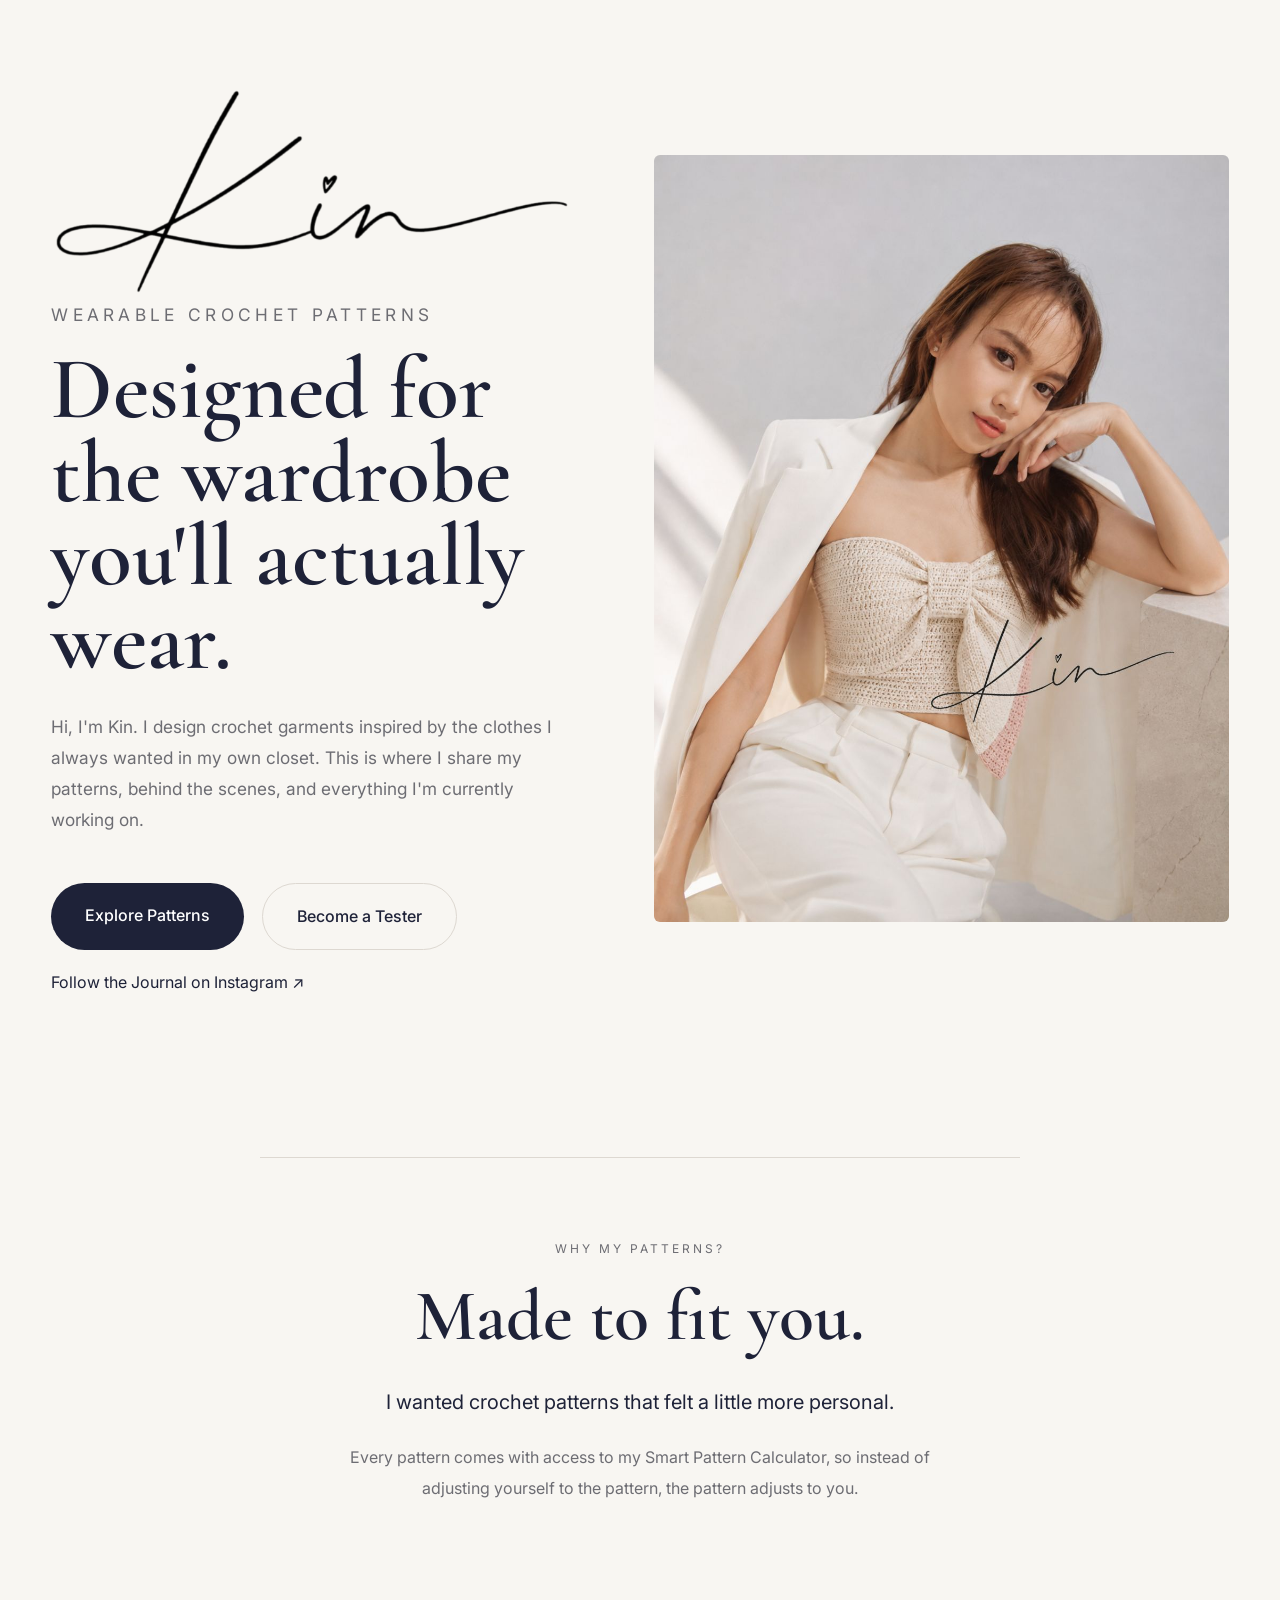
<file: index.html>
<!DOCTYPE html>
<html lang="en">

<head>

    <meta charset="UTF-8">

    <meta name="viewport" content="width=device-width, initial-scale=1.0">

    <title>Kin's Smart Pattern</title>

    <!-- Google Fonts -->
    <link rel="preconnect" href="https://fonts.googleapis.com">

    <link rel="preconnect" href="https://fonts.gstatic.com" crossorigin>

    <link href="https://fonts.googleapis.com/css2?family=Cormorant+Garamond:wght@400;500;600;700&family=Inter:wght@300;400;500;600&display=swap" rel="stylesheet">

    <!-- CSS -->
    <link rel="stylesheet" href="landing.css">

</head>

<body>

<section class="hero">

    <div class="hero-text">

        <img
            src="assets/branding/logo.png"
            class="hero-logo"
            alt="Kin's Smart Pattern">

        <p class="eyebrow">
            WEARABLE CROCHET PATTERNS
        </p>

        <h1>
            Designed for the wardrobe
            you'll actually wear.
        </h1>

        <p class="intro">
            Hi, I'm Kin.

            I design crochet garments inspired by the clothes I always wanted in my own closet.

            This is where I share my patterns, behind the scenes, and everything I'm currently working on.
        </p>

      <div class="hero-buttons">

    <a href="patterns.html" class="button primary">
        Explore Patterns
    </a>

    <a href="https://forms.gle/bxfouJAornVrJ94x5"
   class="button secondary"
   target="_blank"
   rel="noopener noreferrer">
    Become a Tester
</a>

    <div class="hero-social">

    <span>Follow the Journal on</span>

    <a href="https://instagram.com/kingkinfortuna" target="_blank">
        Instagram ↗
    </a>

</div>

        </div>

    </div>

    <div class="hero-image">

        <img
            src="assets/branding/kin.jpg"
            alt="Kin"
            class="hero-photo">

    </div>

</section>

<!-- ==========================================
     WHY MY PATTERNS
========================================== -->

<section class="why">

    <div class="container why-content">

        <p class="eyebrow">

            WHY MY PATTERNS?

        </p>

        <h2>

            Made to fit you.

        </h2>

        <p class="intro">

            I wanted crochet patterns that felt a little more personal.

        </p>

        <p class="description">

            Every pattern comes with access to my Smart Pattern Calculator,
            so instead of adjusting yourself to the pattern,
            the pattern adjusts to you.

        </p>

    </div>

</section>

<!-- ==========================================
     FEATURED DESIGNS
========================================== -->

<!-- nanti section Featured Designs di sini -->

</body>

</html>
</file>
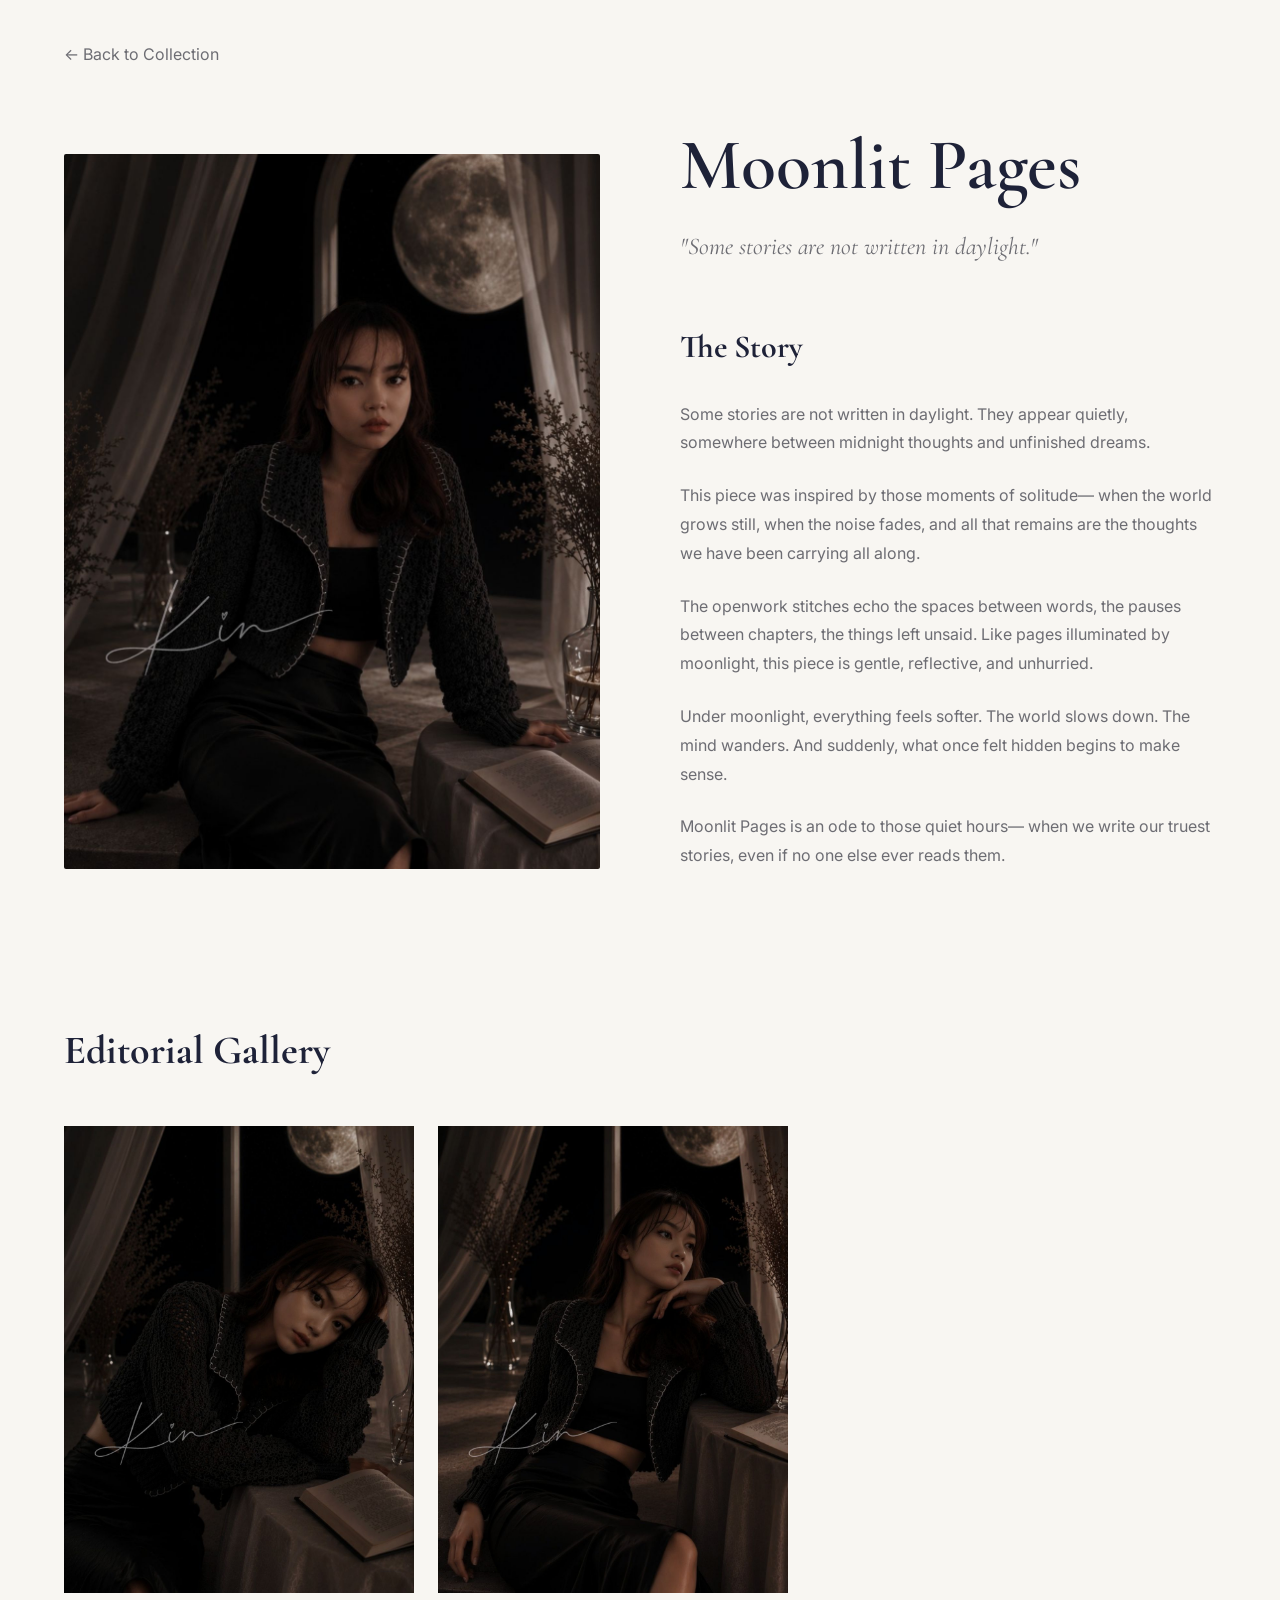
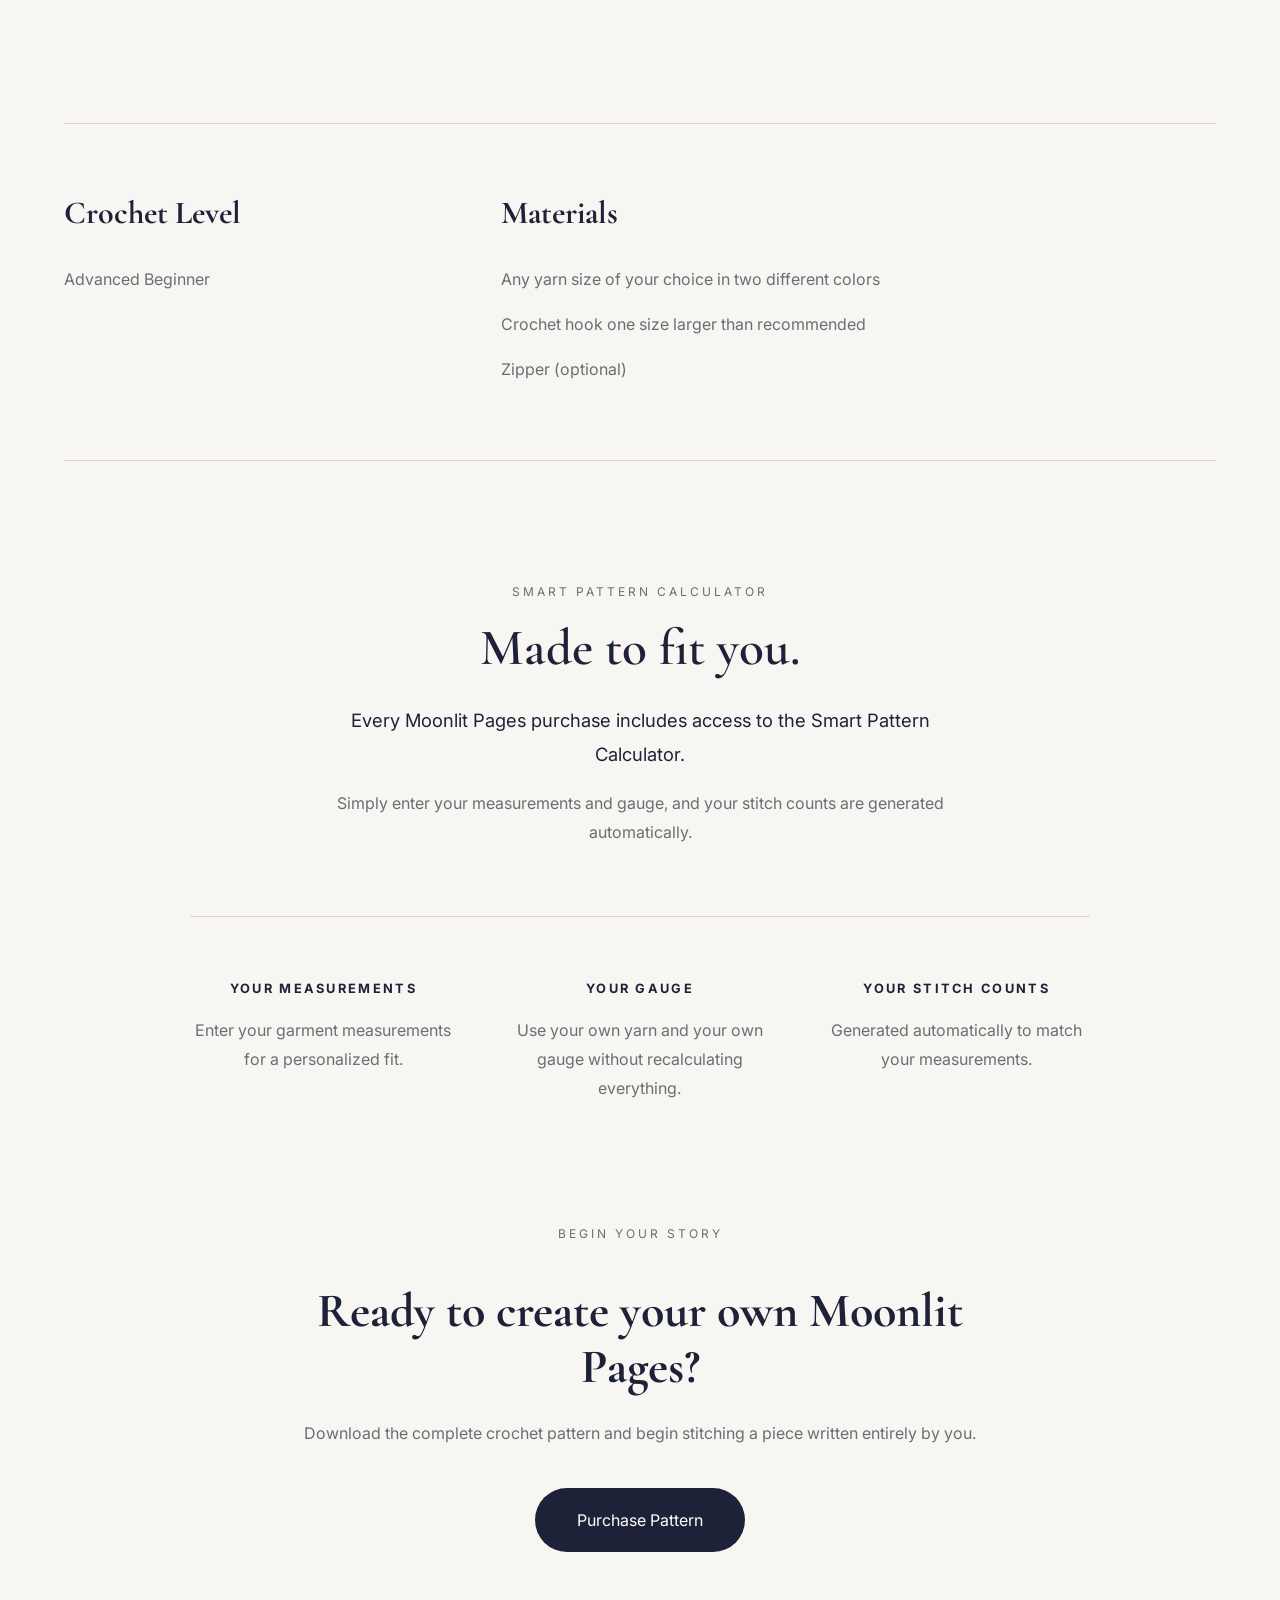
<file: moonlit-detail.html>
<!DOCTYPE html>
<html lang="en">

<head>

    <meta charset="UTF-8">

    <meta name="viewport" content="width=device-width, initial-scale=1.0">

    <title>Moonlit Pages | Kin's Smart Pattern</title>

    <link rel="preconnect" href="https://fonts.googleapis.com">

    <link rel="preconnect" href="https://fonts.gstatic.com" crossorigin>

    <link href="https://fonts.googleapis.com/css2?family=Cormorant+Garamond:wght@400;500;600;700&family=Inter:wght@300;400;500;600&display=swap" rel="stylesheet">

    <link rel="stylesheet" href="moonlit-detail.css">

</head>

<body>

    <!-- Back -->

    <div class="back-home">

        <a href="patterns.html">
            ← Back to Collection
        </a>

    </div>

    <!-- ===========================
            HERO
    ============================ -->

    <section class="hero">

        <div class="container hero-grid">

           <div class="hero-image">

    <img
        src="assets/patterns/moonlit/hero.jpg"
        alt="Moonlit Pages">

</div>

            <div class="hero-content">

                <h1>
                    Moonlit Pages
                </h1>

                <p class="hero-quote">

                    "Some stories are not written in daylight."

                </p>

                <div class="story">

                    <h2>
                        The Story
                    </h2>

                    <p>

                        Some stories are not written in daylight.
                        They appear quietly, somewhere between midnight thoughts and unfinished dreams.

                    </p>

                    <p>

                        This piece was inspired by those moments of solitude—
                        when the world grows still,
                        when the noise fades,
                        and all that remains are the thoughts we have been carrying all along.

                    </p>

                    <p>

                        The openwork stitches echo the spaces between words,
                        the pauses between chapters,
                        the things left unsaid.
                        Like pages illuminated by moonlight,
                        this piece is gentle,
                        reflective,
                        and unhurried.

                    </p>

                    <p>

                        Under moonlight,
                        everything feels softer.
                        The world slows down.
                        The mind wanders.
                        And suddenly,
                        what once felt hidden begins to make sense.

                    </p>

                    <p>

                        Moonlit Pages is an ode to those quiet hours—
                        when we write our truest stories,
                        even if no one else ever reads them.

                    </p>

                </div>

            </div>

        </div>

    </section>

    <!-- ===========================
            GALLERY
    ============================ -->

    <section class="gallery">

        <div class="container">

            <h2>

                Editorial Gallery

            </h2>

          <div class="gallery-scroll">

    <img src="assets/patterns/moonlit/gallery-01.jpg" alt="Moonlit Pages">

    <img src="assets/patterns/moonlit/gallery-02.jpg" alt="Moonlit Pages">


</div>
        </div>

    </section>

  <!-- ===========================
        DETAILS
=========================== -->

<section class="details">

    <div class="container details-grid">

        <div>

            <h2>Crochet Level</h2>

            <p>Advanced Beginner</p>

        </div>

        <div>

            <h2>Materials</h2>

            <ul>

                <li>Any yarn size of your choice in two different colors</li>

                <li>Crochet hook one size larger than recommended</li>

                <li>Zipper (optional)</li>

            </ul>

        </div>

    </div>

</section>

<!-- ===========================
        MADE TO FIT YOU
=========================== -->

<section class="fit">

    <div class="container fit-content">

        <p class="eyebrow">

            SMART PATTERN CALCULATOR

        </p>

        <h2>

            Made to fit you.

        </h2>

        <p class="intro">

            Every Moonlit Pages purchase includes access
to the Smart Pattern Calculator.
        </p>

        <p class="description">

            Simply enter your measurements and gauge,
and your stitch counts are generated automatically.

        </p>

        <div class="fit-features">

            <div class="feature">

                <h3>

                    YOUR MEASUREMENTS

                </h3>

                <p>

                    Enter your garment measurements for a personalized fit.

                </p>

            </div>

            <div class="feature">

                <h3>

                    YOUR GAUGE

                </h3>

                <p>

                    Use your own yarn and your own gauge without recalculating everything.

                </p>

            </div>

            <div class="feature">

                <h3>

                    YOUR STITCH COUNTS

                </h3>

                <p>

                    Generated automatically to match your measurements.

                </p>

            </div>

        </div>

    </div>

</section>

<!-- ===========================
        PURCHASE
=========================== -->

<section class="purchase">

    <div class="container purchase-content">

        <p class="eyebrow">

            BEGIN YOUR STORY

        </p>

        <h2>

            Ready to create your own Moonlit Pages?

        </h2>

        <p>

            Download the complete crochet pattern and begin stitching a piece written entirely by you.

        </p>

        <a href="#" class="purchase-button">

            Purchase Pattern

        </a>

    </div>

</section>

</body>

</html>
</file>
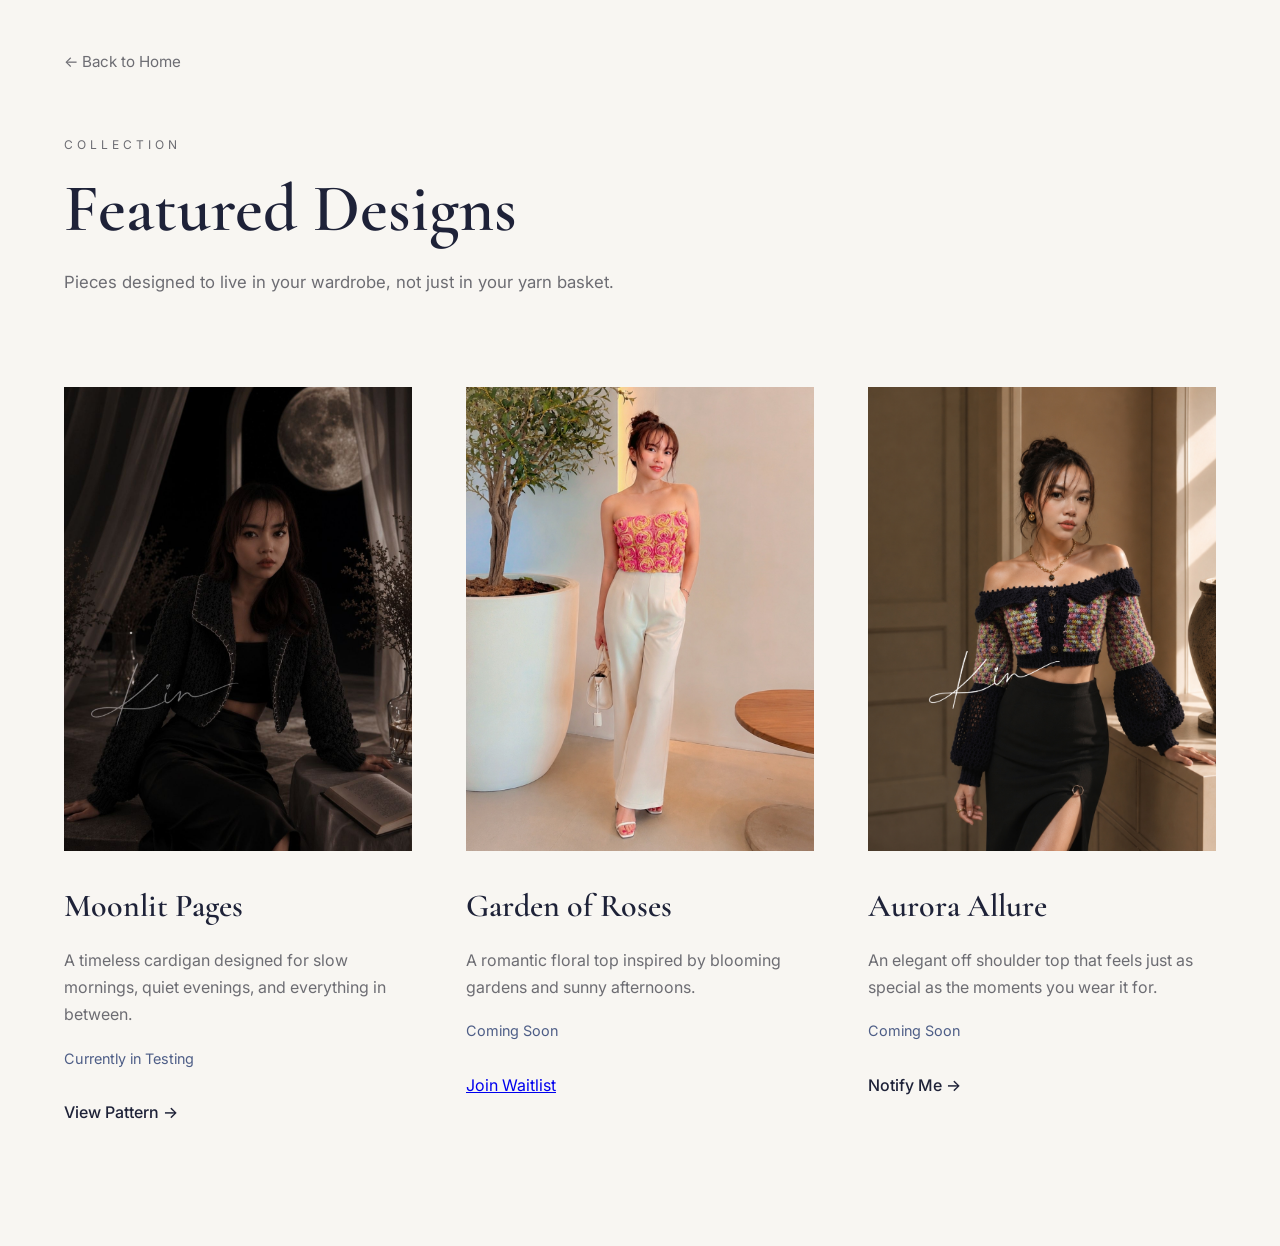
<file: patterns.html>
<!DOCTYPE html>
<html lang="en">

<head>

    <meta charset="UTF-8">

    <meta name="viewport" content="width=device-width, initial-scale=1.0">

    <title>The Collection | Kin's Smart Pattern</title>

    <!-- Google Fonts -->
    <link rel="preconnect" href="https://fonts.googleapis.com">

    <link rel="preconnect" href="https://fonts.gstatic.com" crossorigin>

    <link href="https://fonts.googleapis.com/css2?family=Cormorant+Garamond:wght@400;500;600;700&family=Inter:wght@300;400;500;600&display=swap" rel="stylesheet">

    <!-- CSS -->
    <link rel="stylesheet" href="patterns.css">

</head>

<body>

    <div class="back-home">
        <a href="index.html">← Back to Home</a>
    </div>
    <section class="patterns">

        <div class="container">

            <p class="eyebrow">
                COLLECTION
            </p>

            <h1>
                Featured Designs
            </h1>

            <p class="section-intro">
                Pieces designed to live in your wardrobe, not just in your yarn basket.
            </p>

            <div class="pattern-grid">

                <!-- Moonlit -->

                <article class="pattern-card">

                    <img
                        src="assets/patterns/moonlit.jpg"
                        alt="Moonlit Pages">

                    <h2>
                        Moonlit Pages
                    </h2>

                    <p class="description">
                        A timeless cardigan designed for slow mornings, quiet evenings, and everything in between.
                    </p>

                    <p class="availability">
                        Currently in Testing
                    </p>

                    <a href="moonlit-detail.html" class="pattern-link">
                        View Pattern →
                    </a>

                </article>

                <!-- Garden -->

                <article class="pattern-card">

                    <img
                        src="assets/patterns/garden.jpg"
                        alt="Garden of Roses">

                    <h2>
                        Garden of Roses
                    </h2>

                    <p class="description">
                        A romantic floral top inspired by blooming gardens and sunny afternoons.
                    </p>

                    <p class="availability">
                        Coming Soon
                    </p>

<a href="https://forms.gle/bxfouJAornVrJ94x5"
   class="button"
   target="_blank"
   rel="noopener noreferrer">
    Join Waitlist
</a>
                    </a>

                </article>

                <!-- Aurora -->

                <article class="pattern-card">

                    <img
                        src="assets/patterns/aurora.jpg"
                        alt="Aurora Allure">

                    <h2>
                        Aurora Allure
                    </h2>

                    <p class="description">
                       An elegant off shoulder top that feels just as special as the moments you wear it for.
                    </p>

                    <p class="availability">
                        Coming Soon
                    </p>

                    <a href="#" class="pattern-link">
                        Notify Me →
                    </a>

                </article>

            </div>

        </div>

    </section>

</body>

</html>
</file>
<file: landing.css>
/* ===========================
   RESET
=========================== */

*{
    margin:0;
    padding:0;
    box-sizing:border-box;
}

/* ===========================
   COLORS
=========================== */

:root{

    --paper:#F8F6F2;

    --ink:#1E2238;

    --muted:#6D6D73;

    --line:#DDD8D1;

    --accent:#4E5E87;

}

/* ===========================
   BASE
=========================== */

html{

    scroll-behavior:smooth;

}

body{

    font-family:"Inter",sans-serif;

    background:var(--paper);

    color:var(--ink);

    line-height:1.8;

}

img{

    display:block;

    width:100%;

}

a{

    text-decoration:none;

    color:inherit;

}

/* ===========================
   HERO
=========================== */

.hero{

    width:min(1400px,92%);

    margin:auto;

    min-height:100vh;

    display:grid;

    grid-template-columns:1fr 1.1fr;

    align-items:center;

    gap:80px;

    padding:80px 0;

}

/* ===========================
   LEFT
=========================== */

.hero-logo{

   .hero-logo{

    width:280px;

    max-width:100%;

    margin-bottom:56px;

    display:block;

}

}

.eyebrow{

    font-size:.8rem;

    text-transform:uppercase;

    letter-spacing:4px;

    color:var(--accent);

    margin-bottom:18px;

}

.hero h1{

    font-family:"Cormorant Garamond",serif;

    font-size:5.5rem;

    font-weight:600;

    line-height:.95;

    margin-bottom:28px;

    color:var(--ink);

}

.hero p{

    max-width:540px;

    color:var(--muted);

    font-size:1.08rem;

}

/* ===========================
   BUTTONS
=========================== */

.hero-buttons{

    display:flex;

    gap:18px;

    margin-top:48px;

    flex-wrap:wrap;

}

.button{

    padding:18px 34px;

    border-radius:999px;

    transition:.25s;

    font-weight:500;

}

.primary{

    background:var(--ink);

    color:white;

}

.primary:hover{

    background:var(--accent);

}

.secondary{

    border:1px solid var(--line);

    color:var(--ink);

}

.secondary:hover{

    background:white;

}

/* ===========================
   IMAGE
=========================== */

.hero-image{

    position:relative;

}

.hero-image img{

    border-radius:6px;

}

/* ===========================
   MOBILE
=========================== */

@media(max-width:980px){

.hero{

grid-template-columns:1fr;

padding:60px 0;

gap:50px;

}

.hero h1{

font-size:3.8rem;

}

.hero-logo{

margin:auto auto 40px;

}

.hero-text{

text-align:center;

}

.hero p{

margin:auto;

}

.hero-buttons{

justify-content:center;

}

}

/* ==========================================
   WHY MY PATTERNS
========================================== */

.why{
    padding:80px 0 120px;
}

.why-content{

    max-width:760px;
    margin:auto;
    text-align:center;
    border-top:1px solid var(--line);
    padding-top:80px;

}

.eyebrow{

    font-size:.75rem;

    letter-spacing:.25em;

    text-transform:uppercase;

    color:var(--muted);

    margin-bottom:18px;

}

.why h2{

    font-family:"Cormorant Garamond",serif;

    font-size:clamp(3rem,6vw,4.5rem);

    font-weight:600;

    line-height:1.1;

    margin-bottom:28px;

}

.why .intro{

    font-size:1.25rem;

    color:var(--ink);

    margin-bottom:22px;

}

.why .description{

    color:var(--muted);

    max-width:650px;

    margin:auto;

    line-height:1.9;

}
</file>
<file: moonlit-detail.css>
/* ==========================================
   ROOT
========================================== */

:root{

    --paper:#F8F6F2;
    --ink:#1E2238;
    --muted:#6D6D73;
    --line:#DDD8D1;
    --accent:#4E5E87;

}

/* ==========================================
   RESET
========================================== */

*{

    margin:0;
    padding:0;
    box-sizing:border-box;

}

html{

    scroll-behavior:smooth;

}

body{

    background:var(--paper);

    color:var(--ink);

    font-family:"Inter",sans-serif;

    line-height:1.8;

}

img{

    display:block;

    width:100%;

}

/* ==========================================
   CONTAINER
========================================== */

.container{

    width:min(1180px,90%);

    margin:auto;

}

/* ==========================================
   BACK BUTTON
========================================== */

.back-home{

    width:min(1180px,90%);

    margin:40px auto;

}

.back-home a{

    color:var(--muted);

    text-decoration:none;

    transition:.3s;

}

.back-home a:hover{

    color:var(--ink);

}

/* ==========================================
   HERO
========================================== */

.hero{

    padding:20px 0 120px;

}

.hero-grid{

    display:grid;

    grid-template-columns:1fr 1fr;

    gap:80px;

    align-items:center;

}

.hero-image img{

    border-radius:2px;

}

.hero-content h1{

    font-family:"Cormorant Garamond",serif;

    font-size:4.5rem;

    font-weight:600;

    line-height:1;

    margin-bottom:24px;

}

.hero-quote{

    font-family:"Cormorant Garamond",serif;

    font-size:1.5rem;

    font-style:italic;

    color:var(--muted);

    margin-bottom:50px;

}

.story h2{

    font-family:"Cormorant Garamond",serif;

    font-size:2rem;

    margin-bottom:24px;

}

.story p{

    margin-bottom:24px;

    color:var(--muted);

}

/* ==========================================
   GALLERY
========================================== */

.gallery{

    padding:0 0 120px;

}

.gallery h2{

    font-family:"Cormorant Garamond",serif;

    font-size:2.5rem;

    margin-bottom:40px;

}

.gallery-scroll{

    display:flex;

    gap:24px;

    overflow-x:auto;

    scroll-snap-type:x mandatory;

    padding-bottom:10px;

}

.gallery-scroll::-webkit-scrollbar{

    height:8px;

}

.gallery-scroll::-webkit-scrollbar-thumb{

    background:var(--line);

}

.gallery-scroll img{

    width:350px;

    flex:none;

    scroll-snap-align:start;

}

/* ==========================================
   DETAILS
========================================== */

.details{

    padding:0 0 120px;

}

.details-grid{

    display:grid;

    grid-template-columns:1fr 2fr;

    gap:80px;

    border-top:1px solid var(--line);

    border-bottom:1px solid var(--line);

    padding:60px 0;

}

.details h2{

    font-family:"Cormorant Garamond",serif;

    font-size:2rem;

    margin-bottom:24px;

}

.details p{

    color:var(--muted);

}

.details ul{

    list-style:none;

}

.details li{

    margin-bottom:16px;

    color:var(--muted);

}

/* ==========================================
   MADE TO FIT YOU
========================================== */

.fit{

    padding:0 0 120px;

}

.fit-content{

    max-width:900px;

    margin:auto;

    text-align:center;

}

.eyebrow{

    font-size:.75rem;

    letter-spacing:.25em;

    text-transform:uppercase;

    color:var(--muted);

    margin-bottom:18px;

}

.fit h2{

    font-family:"Cormorant Garamond",serif;

    font-size:3.2rem;

    font-weight:600;

    line-height:1.1;

    margin-bottom:28px;

}

.fit .intro{

    max-width:650px;

    margin:0 auto 18px;

    font-size:1.15rem;

    color:var(--ink);

}

.fit .description{

    max-width:700px;

    margin:0 auto;

    color:var(--muted);

}

.fit-features{

    display:grid;

    grid-template-columns:repeat(3,1fr);

    gap:50px;

    margin-top:70px;

    padding-top:60px;

    border-top:1px solid var(--line);

}

.feature h3{

    font-size:.8rem;

    letter-spacing:.18em;

    text-transform:uppercase;

    margin-bottom:16px;

    color:var(--ink);

}

.feature p{

    color:var(--muted);

}

/* ==========================================
   PURCHASE
========================================== */

.purchase{

    padding:0 0 150px;

}

.purchase-content{

    max-width:700px;

    text-align:center;

}

.purchase h2{

    font-family:"Cormorant Garamond",serif;

    font-size:3rem;

    line-height:1.15;

    margin-bottom:24px;

}

.purchase p{

    color:var(--muted);

    margin-bottom:40px;

}

.purchase-button{

    display:inline-block;

    padding:18px 42px;

    border-radius:999px;

    background:var(--ink);

    color:white;

    text-decoration:none;

    transition:.3s;

}

.purchase-button:hover{

    background:var(--accent);

    transform:translateY(-2px);

}

/* ==========================================
   RESPONSIVE
========================================== */

@media(max-width:900px){

    .hero-grid{

        grid-template-columns:1fr;

        gap:50px;

    }

    .hero-content h1{

        font-size:3.5rem;

    }

    .details-grid{

        grid-template-columns:1fr;

        gap:50px;

    }
    .fit-features{

    grid-template-columns:1fr;

    gap:35px;

}
    

}

@media(max-width:640px){

    .hero{

        padding:20px 0 80px;

    }

    .hero-content h1{

        font-size:3rem;

    }

    .gallery-scroll img{

        width:260px;

    }

    .purchase h2{

        font-size:2.4rem;

    }

}
</file>
<file: patterns.css>
/* =========================
   VARIABLES
========================= */

:root{

    --paper:#F8F6F2;
    --ink:#1E2238;
    --muted:#6D6D73;
    --line:#DDD8D1;
    --accent:#4E5E87;

}

/* =========================
   RESET
========================= */

*{
    margin:0;
    padding:0;
    box-sizing:border-box;
}

body{

    background:var(--paper);

    color:var(--ink);

    font-family:"Inter",sans-serif;

    line-height:1.7;

}

img{

    display:block;

    width:100%;

}

/* =========================
   CONTAINER
========================= */

.container{

    width:min(1180px,90%);
    margin:auto;

}

/* =========================
   BACK LINK
========================= */

.back-home{

    width:min(1180px,90%);
    margin:48px auto 0;

}

.back-home a{

    text-decoration:none;

    color:var(--muted);

    font-size:.95rem;

    transition:.3s;

}

.back-home a:hover{

    color:var(--ink);

}

/* =========================
   HEADER
========================= */

.patterns{

    padding:60px 0 120px;

}

.eyebrow{

    text-transform:uppercase;

    letter-spacing:4px;

    font-size:.75rem;

    color:var(--muted);

    margin-bottom:18px;

}

.patterns h1{

    font-family:"Cormorant Garamond",serif;

    font-size:4.2rem;

    font-weight:600;

    line-height:1.05;

    margin-bottom:24px;

}

.section-intro{

    max-width:620px;

    color:var(--muted);

    font-size:1.05rem;

    margin-bottom:90px;

}

/* =========================
   GRID
========================= */

.pattern-grid{

    display:grid;

    grid-template-columns:repeat(3,1fr);

    gap:54px;

}

/* =========================
   CARD
========================= */

.pattern-card{

    display:flex;

    flex-direction:column;

}

.pattern-card img{

    aspect-ratio:3/4;

    object-fit:cover;

    margin-bottom:28px;

    transition:.5s ease;

}

.pattern-card h2{

    font-family:"Cormorant Garamond",serif;

    font-size:2rem;

    font-weight:600;

    margin-bottom:14px;

}

.description{

    color:var(--muted);

    margin-bottom:18px;

}

.availability{

    font-size:.9rem;

    color:var(--accent);

    margin-bottom:28px;

}

.pattern-link{

    text-decoration:none;

    color:var(--ink);

    font-weight:500;

    width:max-content;

    transition:.3s;

}

.pattern-link:hover{

    transform:translateX(8px);

}

/* =========================
   HOVER
========================= */

.pattern-card{

    overflow:hidden;

}

.pattern-card:hover img{

    transform:scale(1.03);

}

/* =========================
   RESPONSIVE
========================= */

@media (max-width:980px){

    .pattern-grid{

        grid-template-columns:repeat(2,1fr);

    }

}

@media (max-width:640px){

    .patterns{

        padding:40px 0 80px;

    }

    .patterns h1{

        font-size:3rem;

    }

    .pattern-grid{

        grid-template-columns:1fr;

        gap:60px;

    }

}
</file>
